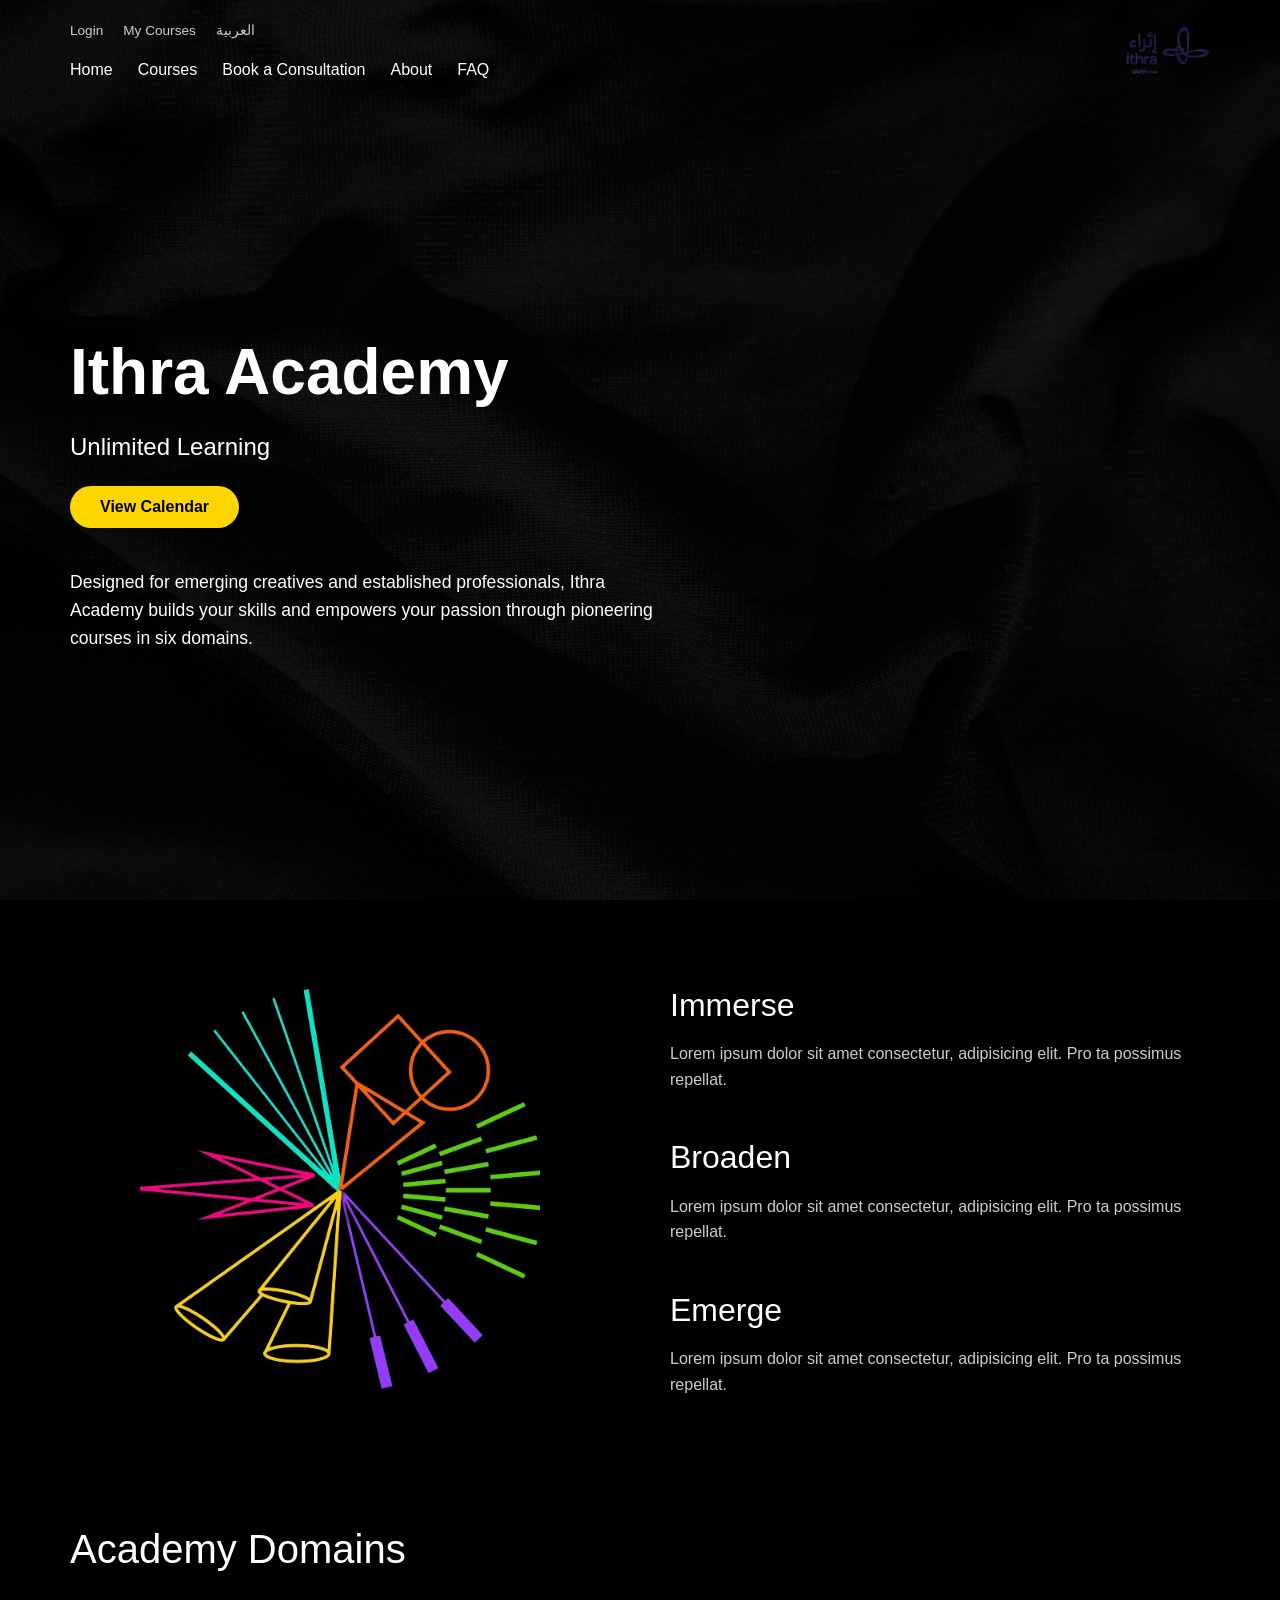
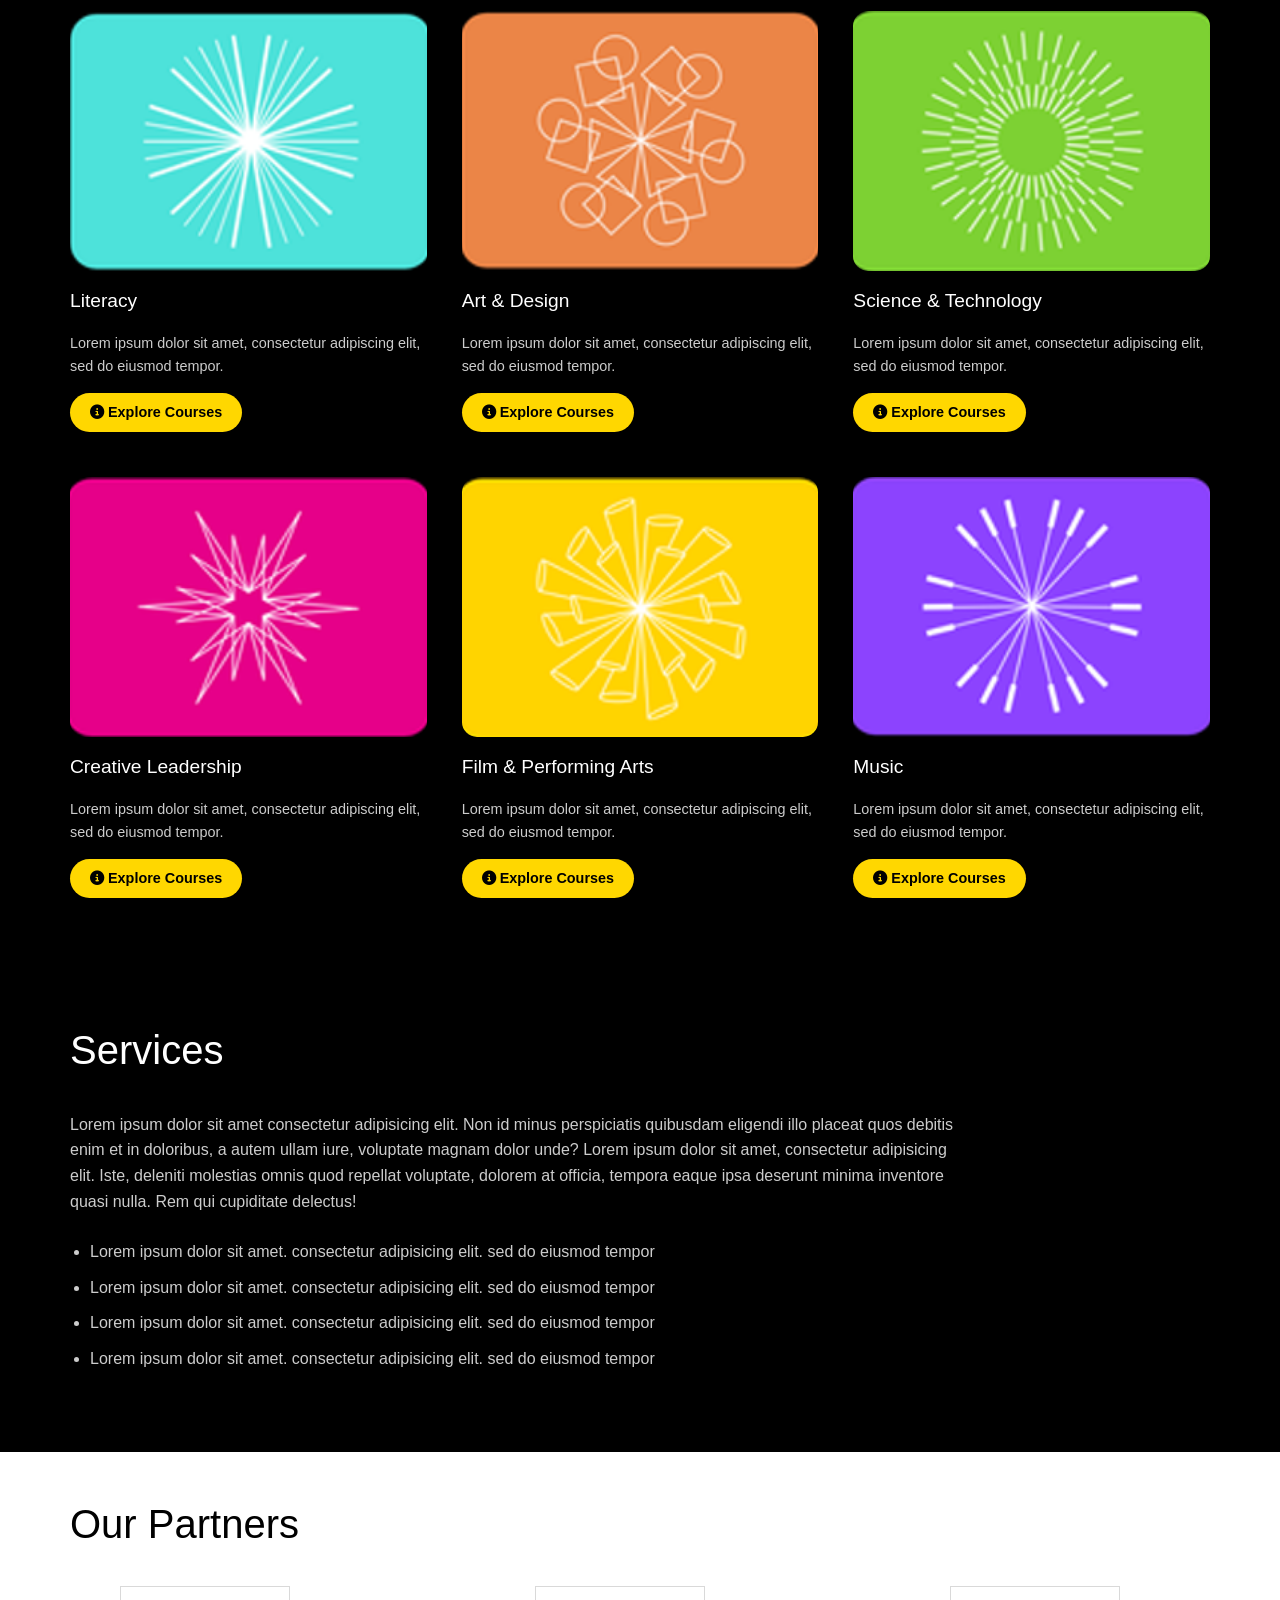
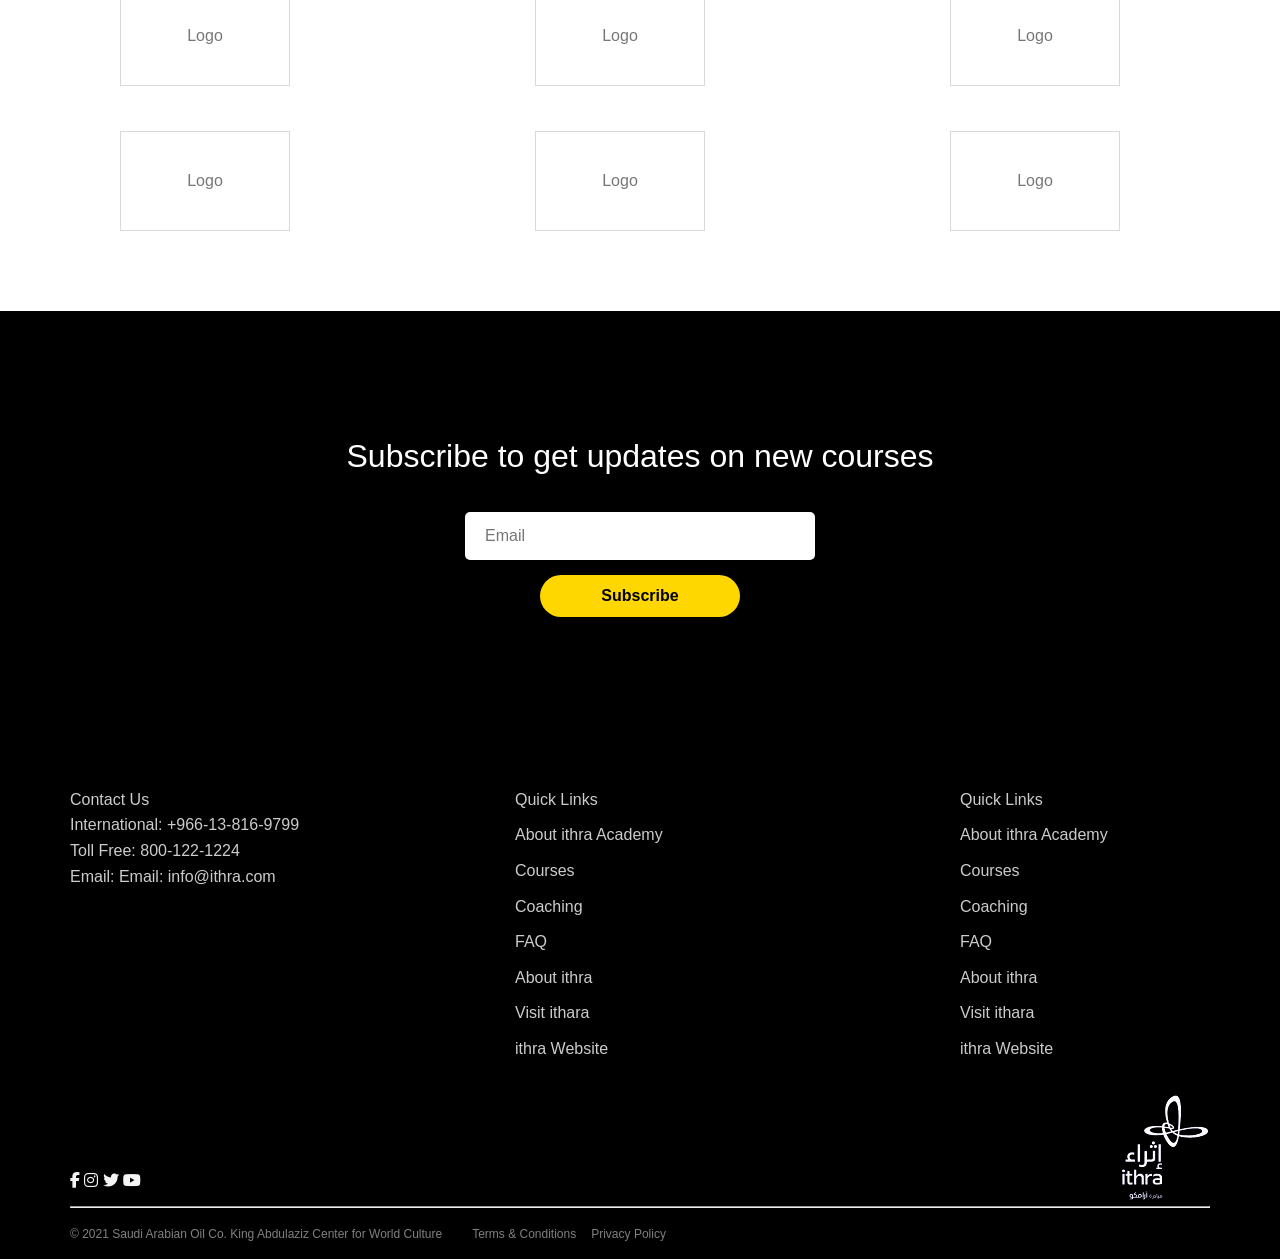
<file: ithra-home-page/index.html>
<!DOCTYPE html>
<html lang="en">
<head>
    <meta charset="UTF-8">
    <meta name="viewport" content="width=device-width, initial-scale=1.0">
    <title>Ithra Home Page</title>
    <link rel="stylesheet" href="https://cdnjs.cloudflare.com/ajax/libs/font-awesome/6.4.0/css/all.min.css">
    <link rel="stylesheet" href="./CSS/sty2.css">
</head>
<body>
    <!-- HEADER SECTION -->
    <header class="ih-main-header">
        <div class="ih-container ih-header-container">
            <div class="ih-hamburger-menu">
                <i class="fa-solid fa-bars"></i>
            </div>

            <!-- HEADER LINKS -->
            <div class="ih-header-navs" id="navMenu">
                <ul class="ih-top-nav ih-clean-list">
                    <li class="ih-nav-item"><a href="#" class="ih-nav-link">Login</a></li>
                    <li class="ih-nav-item"><a href="#" class="ih-nav-link">My Courses</a></li>
                    <li class="ih-nav-item"><a href="#" class="ih-nav-link">العربية</a></li>
                </ul>
                <nav class="ih-primary-nav">
                    <ul class="ih-main-nav-list ih-clean-list">
                        <li class="ih-nav-item"><a href="#" class="ih-nav-link">Home</a></li>
                        <li class="ih-nav-item"><a href="#" class="ih-nav-link">Courses</a></li>
                        <li class="ih-nav-item"><a href="#" class="ih-nav-link">Book a Consultation</a></li>
                        <li class="ih-nav-item"><a href="#" class="ih-nav-link">About</a></li>                       
                        <li class="ih-nav-item"><a href="#" class="ih-nav-link">FAQ</a></li>
                    </ul>
                </nav>
            </div>
            <div class="ih-header-logo">
                <img class="ih-header-logo-img ih-responsive-img" src="./images/2_ithra-logo.png" alt="Ithra Logo">
            </div>
        </div>
    </header>

    <!-- MAIN SECTION -->
    <main class="ih-main-content">
        <section id="top-area" class="ih-hero-section">
            <div class="ih-container ih-hero-content">
                <h1 class="ih-hero-title">Ithra Academy</h1>
                <h3 class="ih-hero-subtitle">Unlimited Learning</h3>
                <button class="ih-btn-yellow">View Calendar</button>
                <p class="ih-hero-desc">Designed for emerging creatives and established professionals, Ithra Academy builds your skills and empowers your passion through pioneering courses in six domains.</p>
            </div>
        </section>

        <!-- FEATURES SECTION -->
        <section id="features" class="ih-features-section">
            <div class="ih-container ih-features-container">
                <div class="ih-feature-img-wrapper">
                    <img class="ih-feature-main-img ih-responsive-img" src="./images/section-two-img.png" alt="Features abstract art">
                </div>
                <div class="ih-feature-text"> 
                    <div class="ih-feature-block">
                        <h2 class="ih-feature-title">Immerse</h2>
                        <p class="ih-feature-desc">Lorem ipsum dolor sit amet consectetur, adipisicing elit. Pro ta possimus repellat.</p>
                    </div>
                    <div class="ih-feature-block">
                        <h2 class="ih-feature-title">Broaden</h2>
                        <p class="ih-feature-desc">Lorem ipsum dolor sit amet consectetur, adipisicing elit. Pro ta possimus repellat.</p>
                    </div>
                    <div class="ih-feature-block">
                        <h2 class="ih-feature-title">Emerge</h2>
                        <p class="ih-feature-desc">Lorem ipsum dolor sit amet consectetur, adipisicing elit. Pro ta possimus repellat.</p>
                    </div>
                </div>
            </div>
        </section>

        <!-- ACADEMY DOMAINS SECTION -->
        <section id="domain" class="ih-domain-section">
            <div class="ih-container">
                <h1 class="ih-section-title">Academy Domains</h1>
                <div class="ih-academy-grid">
                    <div class="ih-domain-card">
                        <img class="ih-domain-img ih-responsive-img" src="./images/section-three-img-literacy.png" alt="Literacy logo">
                        <h3 class="ih-domain-title">Literacy</h3>
                        <p class="ih-domain-desc">Lorem ipsum dolor sit amet, consectetur adipiscing elit, sed do eiusmod tempor.</p>
                        <a href="#" class="ih-explore-btn"><i class="fa-solid fa-circle-info"></i> Explore Courses</a>
                    </div>

                    <div class="ih-domain-card">
                        <img class="ih-domain-img ih-responsive-img" src="./images/section-three-img-arts-design.png" alt="Art logo">
                        <h3 class="ih-domain-title">Art & Design</h3>
                        <p class="ih-domain-desc">Lorem ipsum dolor sit amet, consectetur adipiscing elit, sed do eiusmod tempor.</p>
                        <a href="#" class="ih-explore-btn"><i class="fa-solid fa-circle-info"></i> Explore Courses</a>
                    </div>

                    <div class="ih-domain-card">
                        <img class="ih-domain-img ih-responsive-img" src="./images/section-three-img-science-technology.png" alt="Science & Tech logo">
                        <h3 class="ih-domain-title">Science & Technology</h3>
                        <p class="ih-domain-desc">Lorem ipsum dolor sit amet, consectetur adipiscing elit, sed do eiusmod tempor.</p>
                        <a href="#" class="ih-explore-btn"><i class="fa-solid fa-circle-info"></i> Explore Courses</a>
                    </div>

                    <div class="ih-domain-card">
                        <img class="ih-domain-img ih-responsive-img" src="./images/section-three-img-creative-leadership.png" alt="Creative">
                        <h3 class="ih-domain-title">Creative Leadership</h3>
                        <p class="ih-domain-desc">Lorem ipsum dolor sit amet, consectetur adipiscing elit, sed do eiusmod tempor.</p>
                        <a href="#" class="ih-explore-btn"><i class="fa-solid fa-circle-info"></i> Explore Courses</a>
                    </div>

                    <div class="ih-domain-card">
                        <img class="ih-domain-img ih-responsive-img" src="./images/section-three-img-film-performing-arts.png" alt="Film img">
                        <h3 class="ih-domain-title">Film & Performing Arts</h3>
                        <p class="ih-domain-desc">Lorem ipsum dolor sit amet, consectetur adipiscing elit, sed do eiusmod tempor.</p>
                        <a href="#" class="ih-explore-btn"><i class="fa-solid fa-circle-info"></i> Explore Courses</a>
                    </div>

                    <div class="ih-domain-card">
                        <img class="ih-domain-img ih-responsive-img" src="./images/section-three-img-music.png" alt="music img">
                        <h3 class="ih-domain-title">Music</h3>
                        <p class="ih-domain-desc">Lorem ipsum dolor sit amet, consectetur adipiscing elit, sed do eiusmod tempor.</p>
                        <a href="#" class="ih-explore-btn"><i class="fa-solid fa-circle-info"></i> Explore Courses</a>
                    </div>
                </div>
            </div>
        </section>

        <!-- SERVICES SECTION -->
        <section id="services" class="ih-services-section">
            <div class="ih-container">
                <h1 class="ih-section-title">Services</h1>
                <p class="ih-services-text">Lorem ipsum dolor sit amet consectetur adipisicing elit. Non id minus perspiciatis quibusdam eligendi illo placeat quos debitis enim et in doloribus, a autem ullam iure, voluptate magnam dolor unde? Lorem ipsum dolor sit amet, consectetur adipisicing elit. Iste, deleniti molestias omnis quod repellat voluptate, dolorem at officia, tempora eaque ipsa deserunt minima inventore quasi nulla. Rem qui cupiditate delectus!</p>
                <ul class="ih-services-list ih-clean-list">
                    <li class="ih-service-item">Lorem ipsum dolor sit amet. consectetur adipisicing elit. sed do eiusmod tempor</li>
                    <li class="ih-service-item">Lorem ipsum dolor sit amet. consectetur adipisicing elit. sed do eiusmod tempor</li>
                    <li class="ih-service-item">Lorem ipsum dolor sit amet. consectetur adipisicing elit. sed do eiusmod tempor</li>
                    <li class="ih-service-item">Lorem ipsum dolor sit amet. consectetur adipisicing elit. sed do eiusmod tempor</li>
                </ul>
            </div>
        </section>

        <!-- PARTNERS SECTION -->
        <section id="partners" class="ih-partners-section">
            <div class="ih-container">
                <h1 class="ih-section-title ih-dark-text">Our Partners</h1>
                <div class="ih-partners-grid">
                    <div class="ih-partner-logo">Logo</div>
                    <div class="ih-partner-logo">Logo</div>
                    <div class="ih-partner-logo">Logo</div>
                    <div class="ih-partner-logo">Logo</div>
                    <div class="ih-partner-logo">Logo</div>
                    <div class="ih-partner-logo">Logo</div>
                </div>
            </div>
        </section>

        <!-- SUBSCRIBE SECTION -->
        <section id="subscribe" class="ih-subscribe-section">
            <div class="ih-container ih-subscribe-container">
                <h2 class="ih-subscribe-title">Subscribe to get updates on new courses</h2>
                <form class="ih-subscribe-form">
                    <input type="email" class="ih-subscribe-input" placeholder="Email" required>
                    <button type="submit" class="ih-btn-yellow">Subscribe</button>
                </form>
            </div>
        </section>
    </main>

    <!-- FOOTER SECTION -->
    <footer class="ih-footer-main">
        <div class="ih-footer-top">
            <div class="ih-contact">
                <a href="#" class="ih-footer-text ih-tight-space">Contact Us</a>
                <p class="ih-footer-text ih-tight-space">International: +966-13-816-9799</p>
                <p class="ih-footer-text ih-tight-space">Toll Free: 800-122-1224</p>
                <p class="ih-footer-text ih-tight-space">Email: <a href="mailto:info@ithra.com" class="ih-footer-link">Email: info@ithra.com</a></p>
                </div>
                
                <nav class="ih-link1">
                    <a href="#" class="ih-footer-text ih-tight-space">Quick Links</a>
                    <a href="#" class="ih-footer-link ih-tight-space">About ithra Academy</a>
                    <a href="#" class="ih-footer-link ih-tight-space">Courses</a>
                    <a href="#" class="ih-footer-link ih-tight-space">Coaching</a>
                    <a href="#" class="ih-footer-link ih-tight-space">FAQ</a>
                    <a href="#" class="ih-footer-link ih-tight-space">About ithra</a>
                    <a href="#" class="ih-footer-link ih-tight-space">Visit ithara</a>
                    <a href="#" class="ih-footer-link ih-tight-space">ithra Website</a>
                </nav>
                
                <nav class="ih-link2">
                <a href="#" class="ih-footer-text ih-tight-space">Quick Links</a>
                <a href="#" class="ih-footer-link ih-tight-space">About ithra Academy</a>
                <a href="#" class="ih-footer-link ih-tight-space">Courses</a>
                <a href="#" class="ih-footer-link ih-tight-space">Coaching</a>
                <a href="#" class="ih-footer-link ih-tight-space">FAQ</a>
                <a href="#" class="ih-footer-link ih-tight-space">About ithra</a>
                <a href="#" class="ih-footer-link ih-tight-space">Visit ithara</a>
                <a href="#" class="ih-footer-link ih-tight-space">ithra Website</a>
                </nav>
            </div>
            
            <div class="ih-footer-middle">
                <div class="ih-social-icon">
                    <i class="fa-brands fa-facebook-f" style="color: rgb(244, 244, 244);"></i>
                    <i class="fa-brands fa-instagram" style="color: rgb(244, 244, 244);"></i>
                    <i class="fa-brands fa-twitter" style="color: rgb(244, 244, 244);"></i>
                    <i class="fa-brands fa-youtube" style="color: rgb(244, 244, 244);"></i>
                </div>
                <div class="ih-logo">
                    <img class="ih-bottom-img ih-responsive-img" src="./images/3_ithra-logo_Footer.png" alt="athra logo">
                </div>
            </div>
            <hr style="margin: 2px;">
            
            <div class="ih-footer-bottom">
                <p class="ih-copyright-text">© 2021 Saudi Arabian Oil Co. King Abdulaziz Center for World Culture</p>
                <div class="ih-footer-legal">
                    <a href="#" class="ih-footer-link">Terms & Conditions</a>
                    <a href="#" class="ih-footer-link">Privacy Policy</a>
                </div>
            </div>
        </footer>
        <script src="./JS/script.js"></script>
</body>
</html>
</file>
<file: ithra-home-page/CSS/sty2.css>
/* RESET CSS */
* {
    margin: 0;
    padding: 0;
    box-sizing: border-box;
}

body {
    background-color: #000000;
    color: #ffffff;
    font-family: 'Arial', sans-serif;
    line-height: 1.6; 
    overflow-x: hidden;
}

.ih-page-wrapper {
    width: 100%;
}

.ih-clean-list {
    list-style: none;
}

.ih-responsive-img {
    max-width: 100%;
    height: auto;
    display: block;
}

.ih-container {
    width: 100%;
    max-width: 1440px;
    margin: 0 auto;
    padding-top: 40px;
    padding-bottom: 40px;
    padding-right: 70px;
    padding-left: 70px;
}

.ih-section-title {
    font-size: 2.5rem;
    font-weight: normal;
    margin-bottom: 30px;
}

.ih-dark-text {
    color: #000000;
}

.ih-btn-yellow {
    background-color: #ffd700;
    color: #000000;
    padding: 12px 30px;
    border-radius: 25px;
    border: none;
    font-weight: bold;
    cursor: pointer;
    font-size: 1rem;
    transition: transform 0.2s ease, background-color 0.2s;
    text-decoration: none;
    display: inline-block;
}

.ih-btn-yellow:hover {
    background-color: #e6c200;
}

/* HEADER & NAV */
.ih-main-header {
    position: absolute;
    top: 0;
    left: 0;
    width: 100%;
    z-index: 10;
    background: linear-gradient(to bottom, rgba(0,0,0,0.8));
}

.ih-header-container {
    display: flex;
    justify-content: space-between;
    align-items: center;
    padding-top: 20px;
    padding-bottom: 20px;
    position: relative;
}

.ih-header-navs {
    display: flex;
    flex-direction: column;
    gap: 15px;
}

.ih-top-nav {
    display: flex;
    gap: 20px;
    font-size: 0.85rem;
    color: #cccccc;
}

.ih-main-nav-list {
    display: flex;
    gap: 25px;
    font-size: 1rem;
}

.ih-nav-link {
    text-decoration: none;
    color: inherit;
    transition: color 0.3s ease;
}

.ih-nav-link:hover {
    text-decoration: underline;
    text-decoration-color: yellow;
    text-underline-offset: 10px;
}

.ih-header-logo-img {
    height: 50px;
    width: auto;
}

/* Hamburger Icon */
.ih-hamburger-menu {
    display: none;
    font-size: 28px;
    color: #ffffff;
    cursor: pointer;
    z-index: 1001;
}

/* HERO SECTION */
.ih-hero-section {
    background-image: url('../images/main-section-bg-img.jpg');
    background-size: cover;
    background-position: center top;
    min-height: 100vh;
    display: flex;
    align-items: center;
    position: relative;
}

.ih-hero-section::before {
    content: "";
    position: absolute;
    top: 0; left: 0; width: 100%; height: 100%;
    background: rgba(0, 0, 0, 0.4);
    z-index: 1;
}

.ih-hero-content {
    position: relative;
    z-index: 2;
    display: flex;
    flex-direction: column;
    align-items: flex-start;
    gap: 20px;

    padding-top: 130px;
}

.ih-hero-title {
    font-size: 4rem;
    line-height: 1.1;
}

.ih-hero-subtitle {
    font-size: 1.5rem;
    font-weight: normal;
}

.ih-hero-desc {
    font-size: 1.1rem;
    max-width: 600px;
    margin-top: 20px;
}

/* FEATURES SECTION */
.ih-features-container {
    display: flex;
    align-items: center;
    gap: 60px;
    padding-top: 80px;
    padding-bottom: 80px;
}

.ih-feature-img-wrapper {
    flex: 1;
    display: flex;
    justify-content: center;
}

.ih-feature-main-img {
    max-width: 400px;
    width: 100%;
}

.ih-feature-text {
    flex: 1;
    display: flex;
    flex-direction: column;
    gap: 40px;
}

.ih-feature-title {
    font-size: 2rem;
    font-weight: normal;
    margin-bottom: 10px;
}

.ih-feature-desc {
    color: #cccccc;
}

/* ACADEMY DOMAINS SECTION */
.ih-academy-grid {
    display: grid;
    grid-template-columns: repeat(3, 1fr);
    column-gap: 35px;
    row-gap: 45px;
}

.ih-domain-card {
    display: flex;
    flex-direction: column;
    align-items: flex-start;
    gap: 15px;
}

.ih-domain-img {
    width: 100%;
    height: 260px;
    border-radius: 15px;
    object-fit: cover;
}

.ih-domain-title {
    font-size: 1.2rem;
    font-weight: normal;
}

.ih-domain-desc {
    font-size: 0.9rem;
    color: #cccccc;
}

.ih-explore-btn {
    display: inline-block;
    background-color: #ffd700;
    color: #000000;
    padding: 8px 20px;
    border-radius: 20px;
    font-size: 0.9rem;
    font-weight: bold;
    text-decoration: none;
}

/* SERVICES SECTION */
.ih-services-section {
    padding-top: 40px;
    padding-bottom: 40px;
}

.ih-services-text {
    color: #cccccc;
    margin-bottom: 25px;
    max-width: 900px;
}

.ih-services-list {
    list-style-type: disc;
    padding-left: 20px;
    color: #cccccc;
    display: flex;
    flex-direction: column;
    gap: 10px;
}

/* PARTNERS SECTION */
.ih-partners-section {
    background-color: #ffffff;
}

.ih-partners-grid {
    display: grid;
    grid-template-columns: repeat(3, 260px);
    justify-content: space-between;
    padding-left: 50px;
    padding-bottom: 40px;
    row-gap: 45px;
    column-gap: 40px;
}

.ih-partner-logo {
    width: 170px;
    height: 100px;
    border: 1px solid #d9d9d9;
    color: #777777;
    display: flex;
    align-items: center;
    justify-content: center;
}

/* SUBSCRIBE SECTION */
.ih-subscribe-section {
    padding: 80px 0;
}

.ih-subscribe-container {
    display: flex;
    flex-direction: column;
    align-items: center;
    text-align: center;
    gap: 30px;
}

.ih-subscribe-title {
    font-weight: normal;
    font-size: 2rem;
}

.ih-subscribe-form {
    display: flex;
    flex-direction: column;
    gap: 15px;
    width: 350px;
    max-width: 500px;
}

.ih-subscribe-form input {
    flex: 1;
    padding: 15px 20px;
    border: none;
    border-radius: 5px;
    color: black;
    font-size: 1rem;
    outline: none;
}

.ih-subscribe-form button {
    width: 200px;
    align-self: center;
} 

/* FOOTER */
.ih-footer-main {
    /* background-color: black;
    color: #ccc;
    padding-left: 40px;
    padding-right: 20px; */

    background-color: black;
    color: #ccc;
    padding-left: 0;
    padding-right: 0;
}

.ih-footer-top,
.ih-footer-middle,
.ih-footer-bottom {
    width: 100%;
    max-width: 1440px;
    margin-left: auto;
    margin-right: auto;
    padding-left: 70px;
    padding-right: 70px;
}

.ih-footer-main hr {
    width: calc(100% - 140px);
    max-width: 1300px;
    margin: 2px auto !important;
}

.ih-footer-top {
    display: flex;
    flex-direction: row;
    flex-wrap: wrap;
    justify-content: space-between;
    padding-top: 50px;
    gap: 20px;
}

.ih-contact, .ih-link1, .ih-link2 {
    flex: 0 0 250px;
}

.ih-footer-link {
    text-decoration: none;
    color: inherit;
}
.ih-footer-link:hover {
    text-decoration: underline;
    color: #F8C339;
}
.ih-tight-space {
    display: block;
    margin: 10px 0;
}

.ih-footer-text {
    color: #ccc;
    margin: 0;
    text-decoration: none;
}

.ih-footer-middle {
    Display: flex;
    flex-direction: row;
    justify-content: space-between;
    height: auto;
    margin-bottom: 0px;
    padding-bottom: 0%;
    padding-top: 20px;
}
.ih-social-icon {
    align-self: flex-end;
    margin-bottom: 10px;
}
.bottom-img {
    height: 70px;
    width: 80px;
}
.ih-footer-bottom {
    display: flex;
    flex-direction: row; 
    align-items: center;
    flex-wrap: wrap;
    gap: 30px; 
    padding-top: 15px;
    padding-bottom: 15px;
    padding-left: 70px;
    padding-right: 70px;
    font-size: 0.75rem; 
    color: gray;
}

.ih-copyright-text {
    margin: 0;
}

.ih-footer-legal {
    display: flex;

    flex-direction: row;

    gap: 15px;
}

/* RESPONSIVE MEDIA QUERIES */
@media (max-width: 900px) {
    .ih-features-container {
        flex-direction: column;
        text-align: center;
    }
    .ih-feature-text {
        align-items: center;
    }
}

@media (max-width: 768px) {
    .ih-container {
        padding-left: 20px;
        padding-right: 20px;
    }

    .ih-header-container {
        flex-direction: row; 
        justify-content: space-between;
    }
    .ih-hamburger-menu {
        display: block;
    }

    .ih-header-navs {
        display: none; 
        position: absolute;
        top: 100%;
        left: 0;
        width: 100%;
        background-color: rgba(0, 0, 0, 0.95);
        padding: 20px;
        text-align: center;
    }

    .ih-header-navs.active {
        display: flex !important; 
        z-index: 9999;
    }

    .ih-main-nav-list, .ih-top-nav {
        flex-direction: column;
        align-items: center;
        gap: 15px;
    }

    .ih-hero-title {
        font-size: 3rem;
    }

    .ih-subscribe-form {
        flex-direction: column; 
    }

    /* Footer Mobile Fixes */
    .ih-footer-main {
        padding-left: 20px;
        padding-right: 20px;
    }

    .ih-footer-top {
        flex-direction: column;
        text-align: center;
        align-items: center;
    }

    .ih-contact, .ih-link1, .ih-link2 {
        flex: none;
        width: 100%;
    }

    .ih-footer-middle, .ih-footer-bottom {
        flex-direction: column;
        align-items: center;
        text-align: center;
        gap: 15px;
    }

    .ih-social-icon {
        align-self: center;
    }
}

@media (max-width: 1200px) {
    .ih-academy-grid {
        grid-template-columns: repeat(3, 1fr);
    }

    .ih-domain-img {
        height: 230px;
    }

    .ih-partners-grid {
        grid-template-columns: repeat(3, 220px);
        justify-content: space-between;
        padding-left: 30px;
        column-gap: 30px;
    }

    .ih-partner-logo {
        width: 170px;
        height: 100px;
    }
}

@media (max-width: 992px) {
    .ih-container {
        padding-left: 40px;
        padding-right: 40px;
    }

    .ih-academy-grid {
        grid-template-columns: repeat(2, 1fr);
    }

    .ih-partners-grid {
        /* grid-template-columns: repeat(2, 220px); */
        grid-template-columns: repeat(2, 260px);
        justify-content: center;

        justify-items: center;

        padding-left: 0;
        /* column-gap: 60px; */
        column-gap: 50px;
        row-gap: 35px;
    }
    .ih-partner-logo {
        width: 170px;
        height: 100px;
    }
}

@media (max-width: 576px) {
    .ih-container {
        padding-left: 20px;
        padding-right: 20px;
    }

    .ih-academy-grid {
        grid-template-columns: 1fr;
    }

    .ih-domain-img {
        height: auto;
        aspect-ratio: 4 / 3;
    }

    .ih-partners-grid {
        /* grid-template-columns: 1fr;
        justify-items: center;
        padding-left: 0;
        row-gap: 25px; */

        grid-template-columns: 260px;
        justify-content: center;
        justify-items: center;
        padding-left: 0;
        row-gap: 25px;
    }

    .ih-partner-logo {
        width: 170;
        max-width: 150px;
    }
    .ih-subscribe-form{
        width: 250px;
    }
}
</file>
